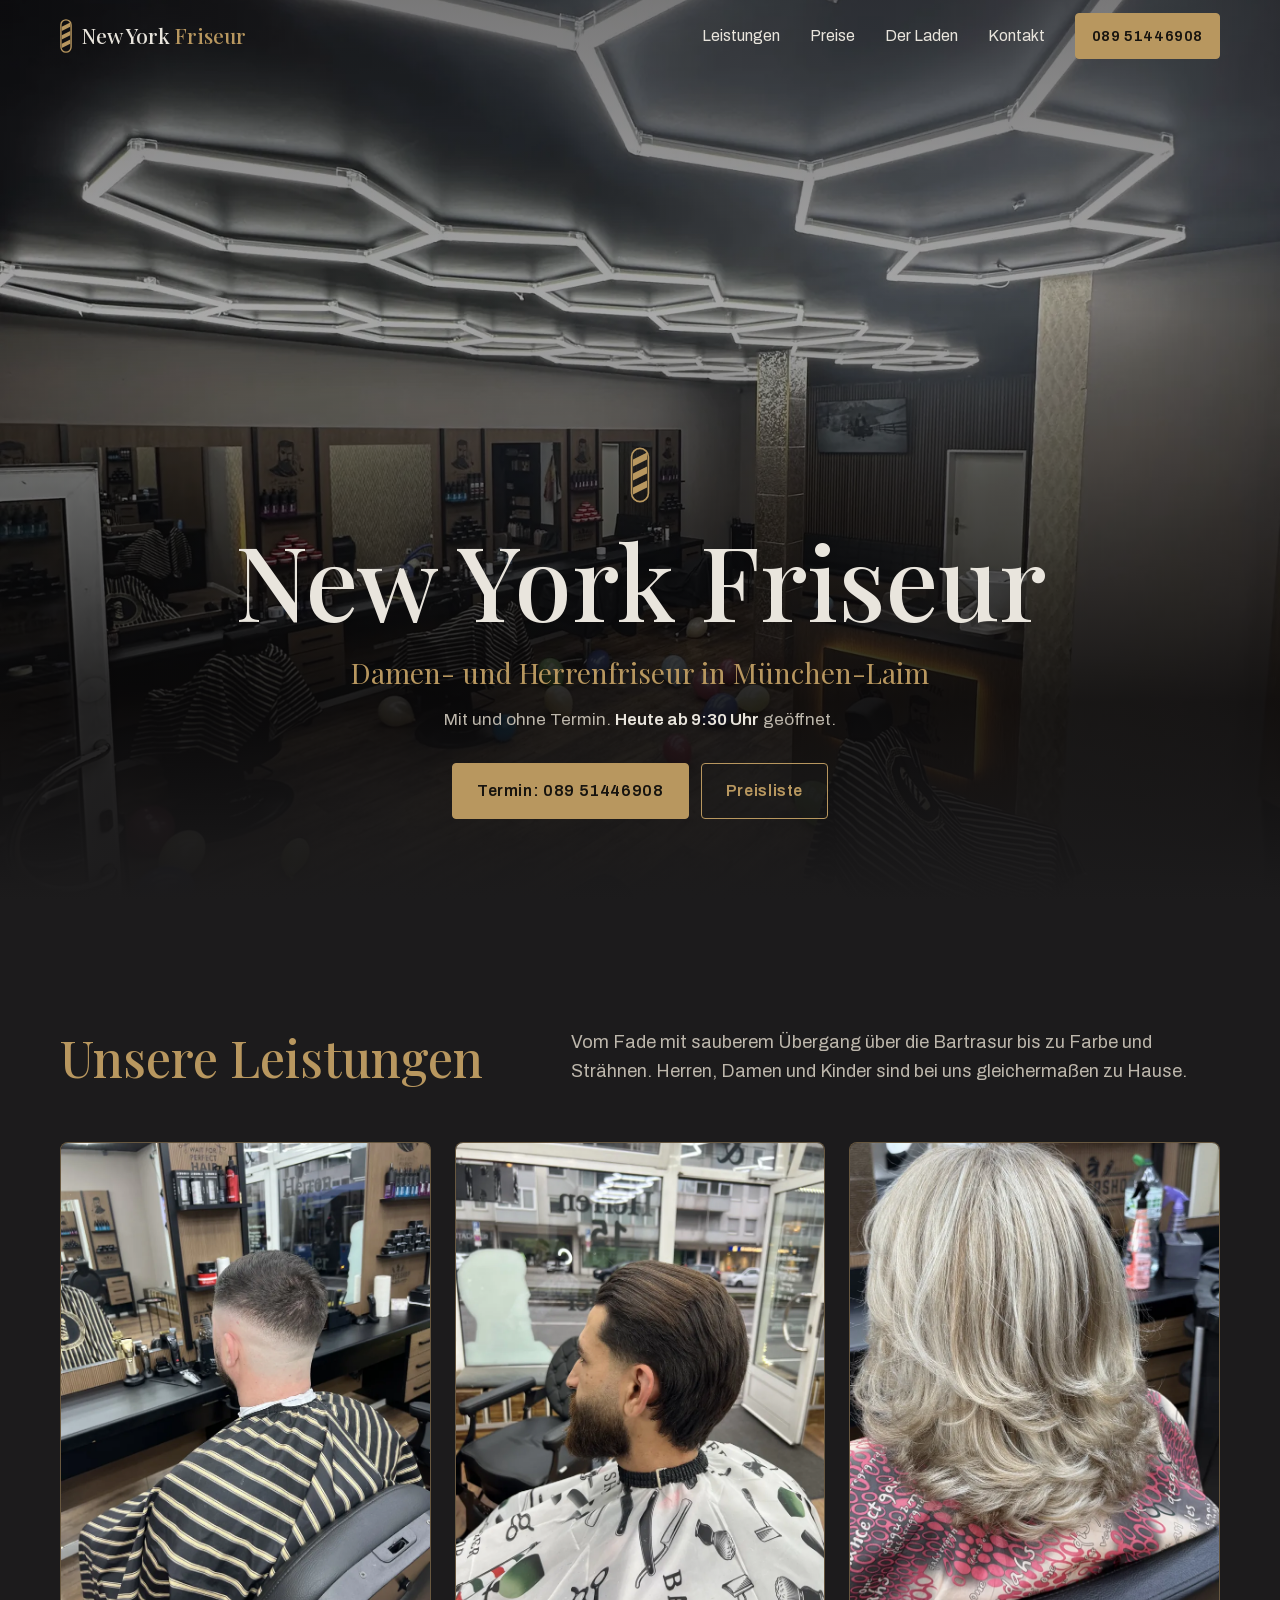
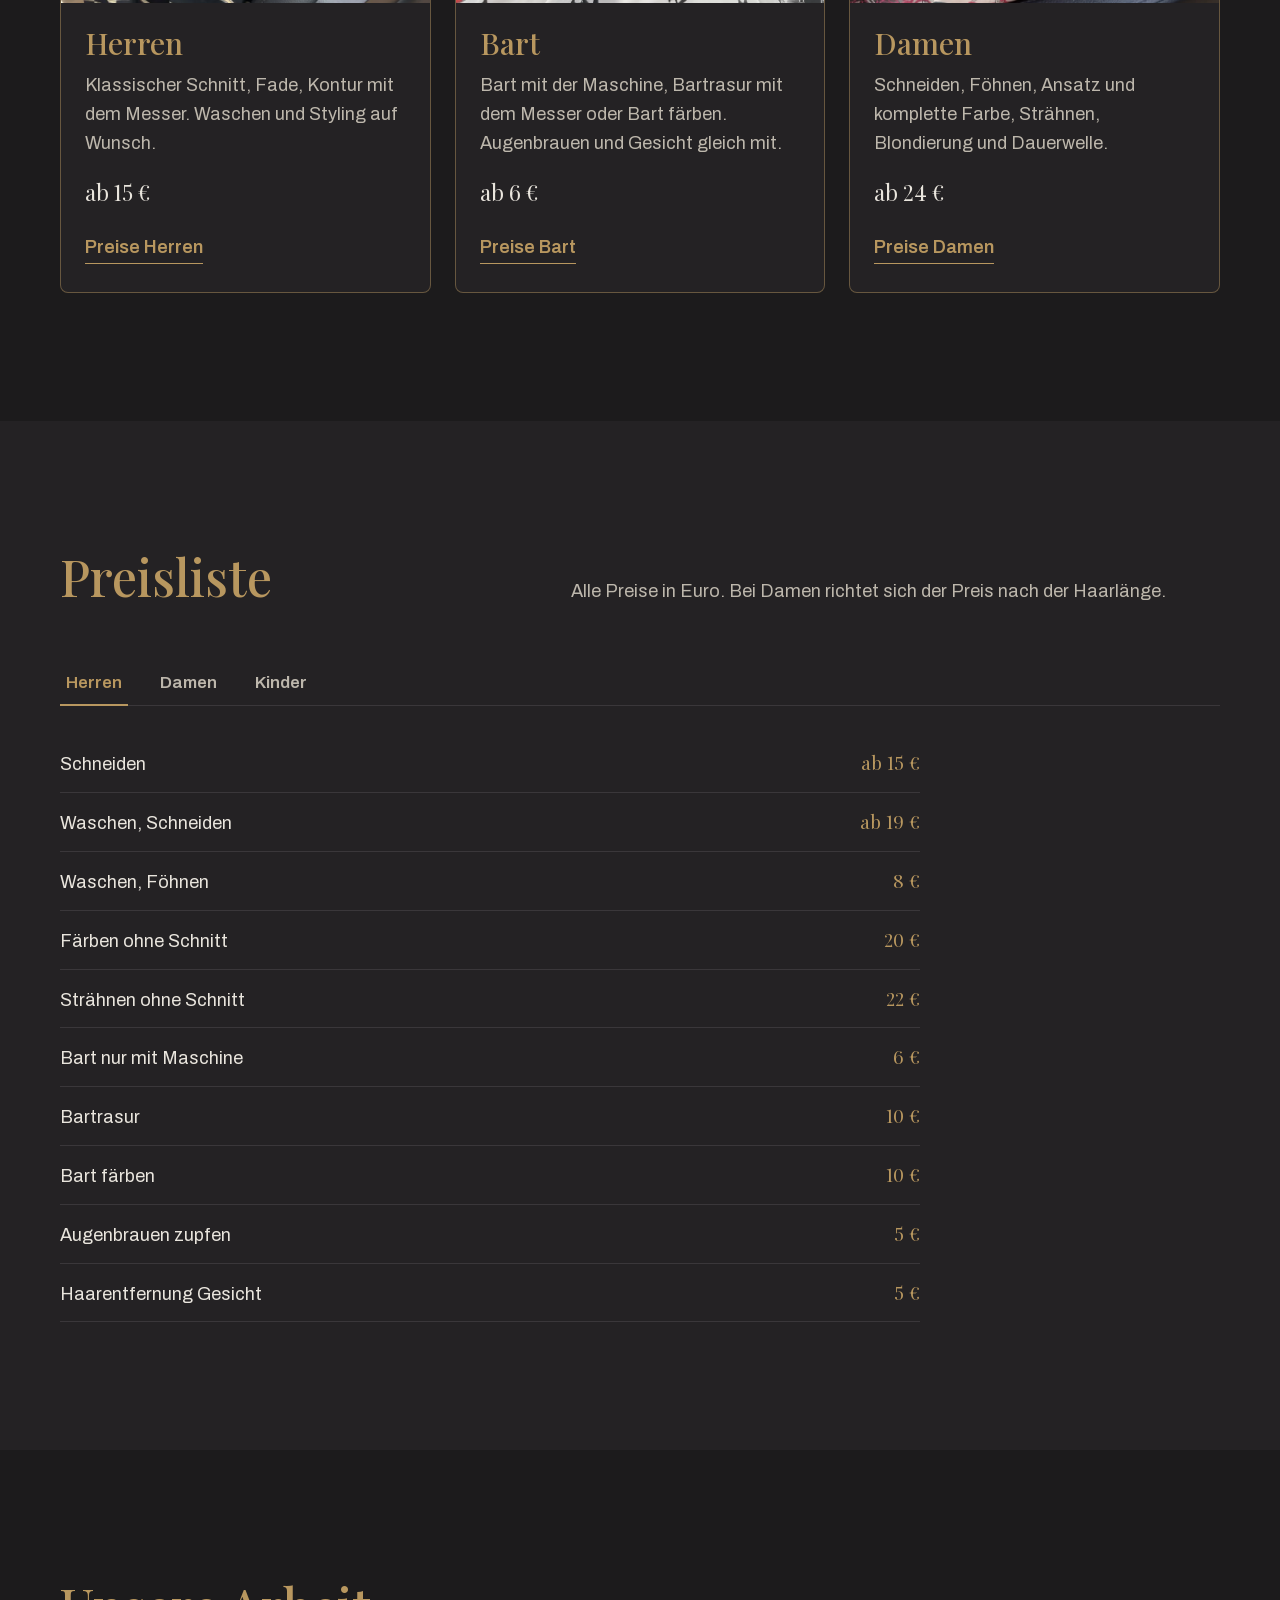
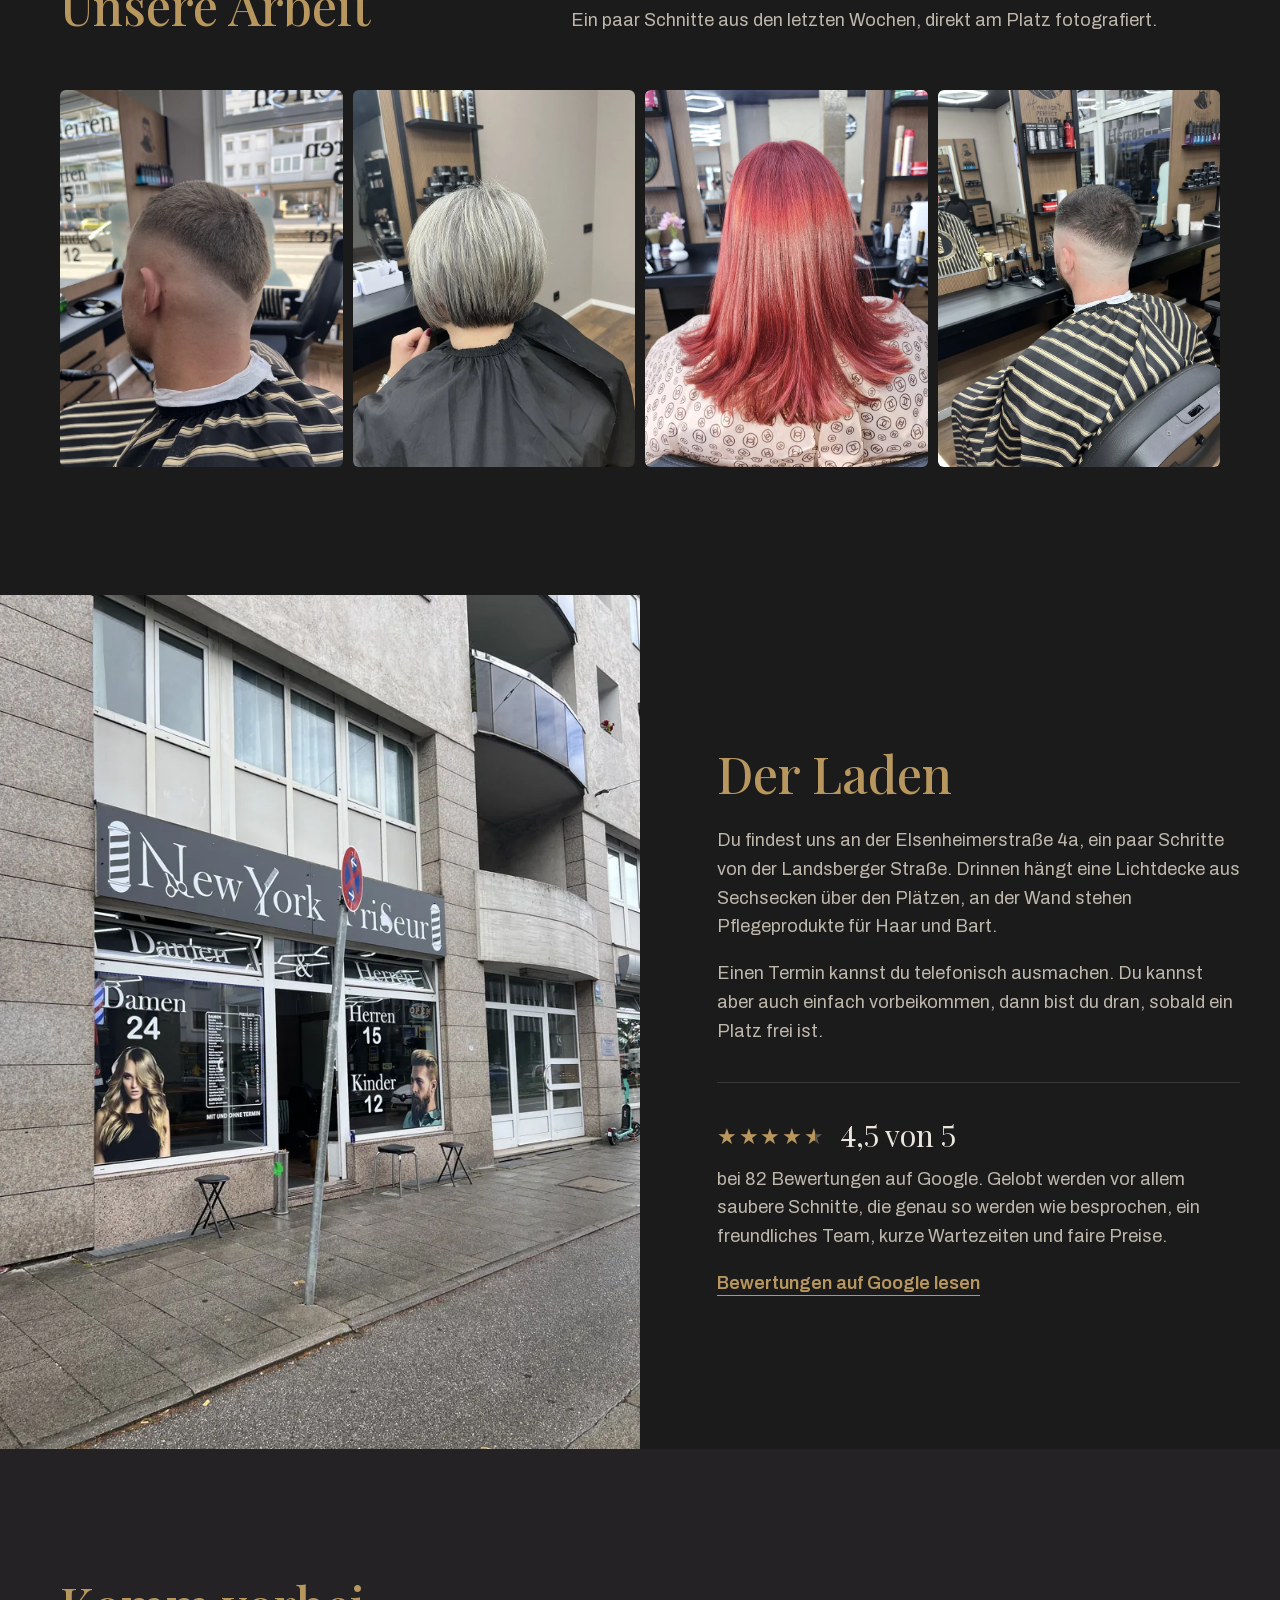
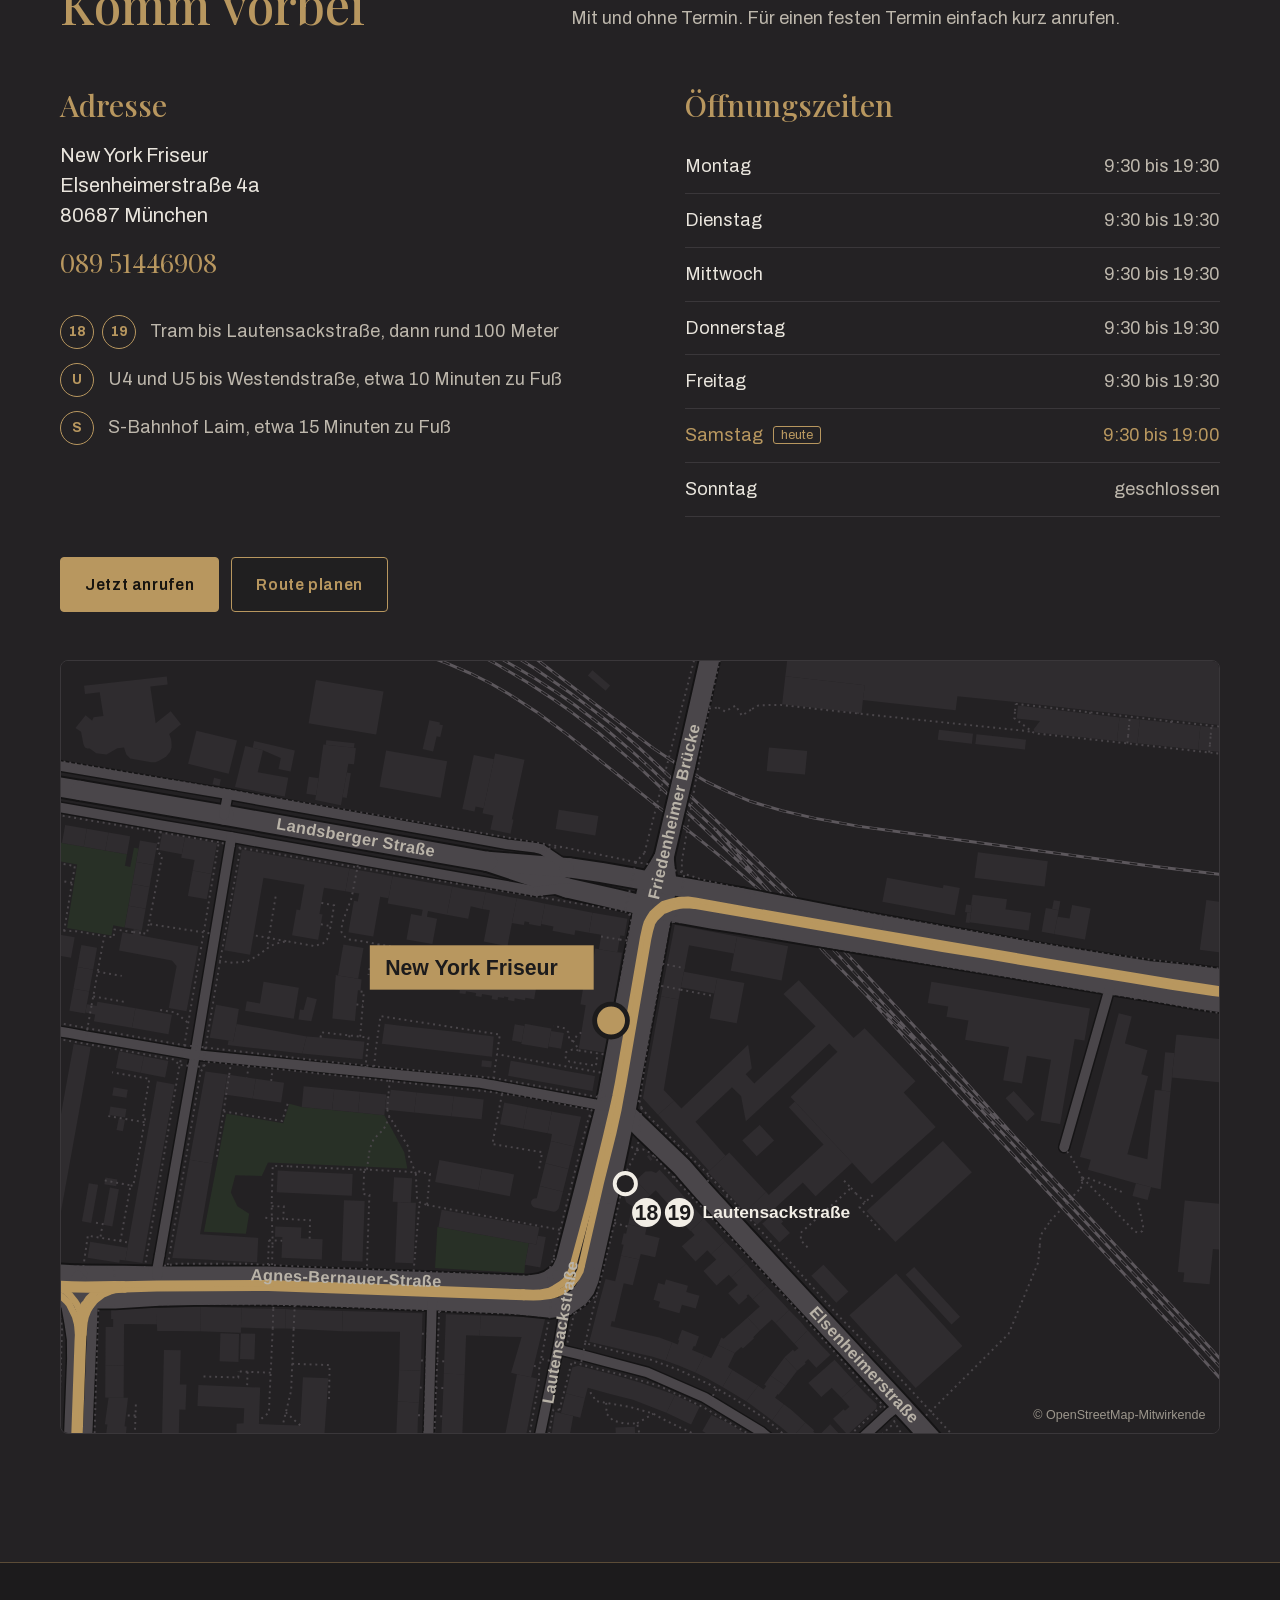
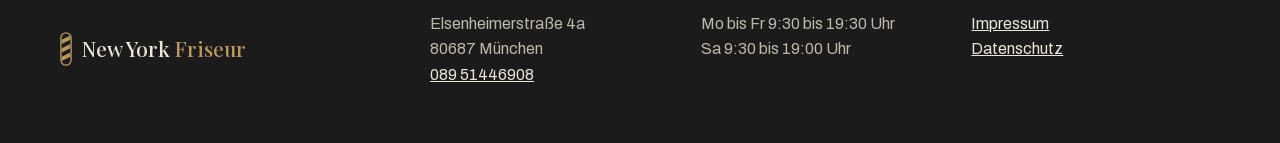
<file: index.html>
<!doctype html>
<html lang="de">
<head>
<meta charset="utf-8">
<meta name="viewport" content="width=device-width, initial-scale=1">
<title>New York Friseur | Damen- und Herrenfriseur in München-Laim</title>
<meta name="description" content="Damen- und Herrenfriseur an der Elsenheimerstraße 4a in München-Laim. Fade, Bart, Schnitt, Farbe und Strähnen, mit und ohne Termin. Montag bis Freitag 9:30 bis 19:30 Uhr.">
<meta name="robots" content="noindex, nofollow">
<meta name="theme-color" content="#1c1b1c">
<link rel="preload" href="fonts/playfair-display-normal-400-900-latin.woff2" as="font" type="font/woff2" crossorigin>
<link rel="preload" href="fonts/archivo-normal-300-900-latin.woff2" as="font" type="font/woff2" crossorigin>
<link rel="stylesheet" href="fonts/fonts.css">
<link rel="stylesheet" href="css/style.css">
<link rel="icon" href="data:image/svg+xml,%3Csvg xmlns='http://www.w3.org/2000/svg' viewBox='0 0 32 32'%3E%3Crect width='32' height='32' fill='%231c1b1c'/%3E%3Crect x='11' y='3' width='10' height='26' rx='2' fill='%23f2eee6'/%3E%3Cpath d='M11 7l10-4v5l-10 4zM11 16l10-4v5l-10 4zM11 25l10-4v5l-10 4z' fill='%23b8975f'/%3E%3C/svg%3E">
<script type="application/ld+json">
{
  "@context": "https://schema.org",
  "@type": "HairSalon",
  "name": "New York Friseur",
  "description": "Damen- und Herrenfriseur in München-Laim, mit und ohne Termin",
  "telephone": "+49 89 51446908",
  "priceRange": "€",
  "address": {"@type": "PostalAddress", "streetAddress": "Elsenheimerstraße 4a", "postalCode": "80687", "addressLocality": "München", "addressCountry": "DE"},
  "geo": {"@type": "GeoCoordinates", "latitude": 48.1406037, "longitude": 11.5183493},
  "openingHoursSpecification": [
    {"@type": "OpeningHoursSpecification", "dayOfWeek": ["Monday", "Tuesday", "Wednesday", "Thursday", "Friday"], "opens": "09:30", "closes": "19:30"},
    {"@type": "OpeningHoursSpecification", "dayOfWeek": "Saturday", "opens": "09:30", "closes": "19:00"}
  ]
}
</script>
</head>
<body>

<header class="kopf" data-kopf>
  <div class="wrap kopf__in">
    <a class="marke" href="#top" aria-label="New York Friseur, zum Seitenanfang">
      <svg class="marke__saeule" viewBox="0 0 14 40" aria-hidden="true"><rect x="1" y="1" width="12" height="38" rx="6" fill="none" stroke="currentColor" stroke-width="1.6"/><path d="M2 9l10-5v5L2 14zM2 19l10-5v5L2 24zM2 29l10-5v5L2 34z" fill="currentColor"/></svg>
      <span class="marke__text">New York <span>Friseur</span></span>
    </a>
    <nav class="kopf__nav" aria-label="Seitenbereiche">
      <a href="#leistungen">Leistungen</a>
      <a href="#preise">Preise</a>
      <a href="#laden">Der Laden</a>
      <a href="#kontakt">Kontakt</a>
    </nav>
    <a class="knopf knopf--gold kopf__tel" href="tel:+498951446908"><span class="nur-klein">Anrufen</span><span class="nur-gross">089 51446908</span></a>
  </div>
</header>

<main id="top">

  <section class="hero" aria-labelledby="titel">
    <picture class="hero__bild">
      <source media="(min-width: 760px)" srcset="img/laden-innen-quer-1600.webp 1600w, img/laden-innen-quer-2400.webp 2400w" sizes="100vw">
      <img src="img/laden-innen-800.webp" srcset="img/laden-innen-800.webp 800w, img/laden-innen-1600.webp 1600w" sizes="100vw" alt="Der Salon von innen: Lichtdecke aus Sechsecken über den Bedienplätzen" fetchpriority="high">
    </picture>
    <div class="wrap hero__inhalt">
      <svg class="hero__saeule" viewBox="0 0 14 40" aria-hidden="true"><rect x="1" y="1" width="12" height="38" rx="6" fill="none" stroke="currentColor" stroke-width="1.2"/><path d="M2 9l10-5v5L2 14zM2 19l10-5v5L2 24zM2 29l10-5v5L2 34z" fill="currentColor"/></svg>
      <h1 id="titel">New York Friseur</h1>
      <p class="hero__unter">Damen- und Herrenfriseur in München-Laim</p>
      <p class="hero__zeile">Mit und ohne Termin. <span data-status>Montag bis Samstag ab 9:30 Uhr.</span></p>
      <div class="knoepfe">
        <a class="knopf knopf--gold" href="tel:+498951446908">Termin: 089 51446908</a>
        <a class="knopf knopf--linie" href="#preise">Preisliste</a>
      </div>
    </div>
  </section>

  <section class="abschnitt" id="leistungen" aria-labelledby="leistungen-titel">
    <div class="wrap">
      <div class="kopfzeile">
        <h2 id="leistungen-titel">Unsere Leistungen</h2>
        <p>Vom Fade mit sauberem Übergang über die Bartrasur bis zu Farbe und Strähnen. Herren, Damen und Kinder sind bei uns gleichermaßen zu Hause.</p>
      </div>
      <div class="karten">
        <article class="karte">
          <img src="img/fade-hinten-800.webp" srcset="img/fade-hinten-800.webp 800w, img/fade-hinten-1600.webp 1600w" sizes="(min-width: 900px) 33vw, 100vw" alt="Skin Fade am Hinterkopf, frisch geschnitten" loading="lazy" width="800" height="1067">
          <div class="karte__text">
            <h3>Herren</h3>
            <p>Klassischer Schnitt, Fade, Kontur mit dem Messer. Waschen und Styling auf Wunsch.</p>
            <p class="karte__preis">ab 15 €</p>
            <a class="karte__link" href="#preise" data-tab-link="herren">Preise Herren</a>
          </div>
        </article>
        <article class="karte">
          <img src="img/bart-800.webp" srcset="img/bart-800.webp 800w, img/bart-1600.webp 1600w" sizes="(min-width: 900px) 33vw, 100vw" alt="Kunde mit gepflegtem Vollbart und zurückgekämmtem Haar im Bedienstuhl" loading="lazy" width="800" height="1067">
          <div class="karte__text">
            <h3>Bart</h3>
            <p>Bart mit der Maschine, Bartrasur mit dem Messer oder Bart färben. Augenbrauen und Gesicht gleich mit.</p>
            <p class="karte__preis">ab 6 €</p>
            <a class="karte__link" href="#preise" data-tab-link="herren">Preise Bart</a>
          </div>
        </article>
        <article class="karte">
          <img src="img/stufen-blond-800.webp" srcset="img/stufen-blond-800.webp 800w, img/stufen-blond-1600.webp 1600w" sizes="(min-width: 900px) 33vw, 100vw" alt="Blonder Stufenschnitt mit Strähnen, von hinten" loading="lazy" width="800" height="1067">
          <div class="karte__text">
            <h3>Damen</h3>
            <p>Schneiden, Föhnen, Ansatz und komplette Farbe, Strähnen, Blondierung und Dauerwelle.</p>
            <p class="karte__preis">ab 24 €</p>
            <a class="karte__link" href="#preise" data-tab-link="damen">Preise Damen</a>
          </div>
        </article>
      </div>
    </div>
  </section>

  <section class="abschnitt abschnitt--dunkel" id="preise" aria-labelledby="preise-titel">
    <div class="wrap preise">
      <div class="kopfzeile">
        <h2 id="preise-titel">Preisliste</h2>
        <p>Alle Preise in Euro. Bei Damen richtet sich der Preis nach der Haarlänge.</p>
      </div>
      <div class="reiter" role="tablist" aria-label="Preisliste" data-reiter hidden>
        <button role="tab" id="tab-herren" aria-controls="p-herren" aria-selected="true">Herren</button>
        <button role="tab" id="tab-damen" aria-controls="p-damen" aria-selected="false" tabindex="-1">Damen</button>
        <button role="tab" id="tab-kinder" aria-controls="p-kinder" aria-selected="false" tabindex="-1">Kinder</button>
      </div>

      <div class="liste" id="p-herren" role="tabpanel" aria-labelledby="tab-herren">
        <h3 class="liste__titel">Herren</h3>
        <table>
          <tbody>
            <tr><th scope="row">Schneiden</th><td>ab 15</td></tr>
            <tr><th scope="row">Waschen, Schneiden</th><td>ab 19</td></tr>
            <tr><th scope="row">Waschen, Föhnen</th><td>8</td></tr>
            <tr><th scope="row">Färben ohne Schnitt</th><td>20</td></tr>
            <tr><th scope="row">Strähnen ohne Schnitt</th><td>22</td></tr>
            <tr><th scope="row">Bart nur mit Maschine</th><td>6</td></tr>
            <tr><th scope="row">Bartrasur</th><td>10</td></tr>
            <tr><th scope="row">Bart färben</th><td>10</td></tr>
            <tr><th scope="row">Augenbrauen zupfen</th><td>5</td></tr>
            <tr><th scope="row">Haarentfernung Gesicht</th><td>5</td></tr>
          </tbody>
        </table>
      </div>

      <div class="liste" id="p-damen" role="tabpanel" aria-labelledby="tab-damen">
        <h3 class="liste__titel">Damen</h3>
        <table class="liste--damen">
          <thead><tr><th scope="col"><span class="sr">Leistung</span></th><th scope="col">Kurz</th><th scope="col">Mittel</th><th scope="col">Lang</th></tr></thead>
          <tbody>
            <tr><th scope="row">Schneiden</th><td>24</td><td>28</td><td>ab 32</td></tr>
            <tr><th scope="row">Waschen, Schneiden</th><td>28</td><td>32</td><td>ab 38</td></tr>
            <tr><th scope="row">Waschen, Schneiden, Föhnen</th><td>40</td><td>45</td><td>ab 50</td></tr>
            <tr><th scope="row">Waschen, Föhnen</th><td>25</td><td>30</td><td>ab 35</td></tr>
            <tr><th scope="row">Ansatzfarbe</th><td>30</td><td>35</td><td>ab 40</td></tr>
            <tr><th scope="row">Komplett färben</th><td>35</td><td>40</td><td>ab 45</td></tr>
            <tr><th scope="row">Strähnen Oberkopf</th><td>40</td><td>45</td><td>ab 50</td></tr>
            <tr><th scope="row">Dauerwelle</th><td>45</td><td>50</td><td>ab 60</td></tr>
            <tr><th scope="row">Ansatz blondieren</th><td>ab 25</td><td>ab 40</td><td>ab 45</td></tr>
            <tr><th scope="row">Tönung</th><td>35</td><td>40</td><td>ab 45</td></tr>
          </tbody>
        </table>
        <table class="liste--extra">
          <tbody>
            <tr><th scope="row">Augenbrauen zupfen</th><td>8</td></tr>
            <tr><th scope="row">Augenbrauen färben</th><td>8</td></tr>
            <tr><th scope="row">Wimpern färben</th><td>8</td></tr>
          </tbody>
        </table>
      </div>

      <div class="liste" id="p-kinder" role="tabpanel" aria-labelledby="tab-kinder">
        <h3 class="liste__titel">Kinder</h3>
        <table>
          <tbody>
            <tr><th scope="row">Kinder bis 12 Jahre</th><td>ab 12</td></tr>
          </tbody>
        </table>
      </div>
    </div>
  </section>

  <section class="abschnitt" id="arbeit" aria-labelledby="arbeit-titel">
    <div class="wrap">
      <div class="kopfzeile">
        <h2 id="arbeit-titel">Unsere Arbeit</h2>
        <p>Ein paar Schnitte aus den letzten Wochen, direkt am Platz fotografiert.</p>
      </div>
      <div class="galerie" data-galerie>
        <a href="img/fade-seite-1600.webp"><img src="img/fade-seite-800.webp" alt="Kurzer Fade mit Seitenscheitel, Profil" loading="lazy" width="800" height="1067"></a>
        <a href="img/bob-grau-1600.webp"><img src="img/bob-grau-800.webp" alt="Grauer Bob mit glatter Kante" loading="lazy" width="800" height="1067"></a>
        <a href="img/rot-800.webp"><img src="img/rot-800.webp" alt="Langes Haar in Kupferrot, frisch gefärbt" loading="lazy" width="800" height="1067"></a>
        <a href="img/fade-hinten-1600.webp"><img src="img/fade-hinten-800.webp" alt="Mid Fade von hinten im Bedienstuhl" loading="lazy" width="800" height="1067"></a>
      </div>
    </div>
  </section>

  <section class="laden" id="laden" aria-labelledby="laden-titel">
    <div class="laden__bild">
      <img src="img/fassade-800.webp" srcset="img/fassade-800.webp 800w, img/fassade-1600.webp 1600w" sizes="(min-width: 900px) 50vw, 100vw" alt="Ladenfront an der Elsenheimerstraße mit Schriftzug New York Friseur" loading="lazy" width="800" height="1067">
    </div>
    <div class="laden__text">
      <h2 id="laden-titel">Der Laden</h2>
      <p>Du findest uns an der Elsenheimerstraße 4a, ein paar Schritte von der Landsberger Straße. Drinnen hängt eine Lichtdecke aus Sechsecken über den Plätzen, an der Wand stehen Pflegeprodukte für Haar und Bart.</p>
      <p>Einen Termin kannst du telefonisch ausmachen. Du kannst aber auch einfach vorbeikommen, dann bist du dran, sobald ein Platz frei ist.</p>
      <div class="bewertung">
        <p class="bewertung__zahl"><span class="sterne" aria-hidden="true">★★★★★</span> 4,5 von 5</p>
        <p>bei 82 Bewertungen auf Google. Gelobt werden vor allem saubere Schnitte, die genau so werden wie besprochen, ein freundliches Team, kurze Wartezeiten und faire Preise.</p>
        <a class="karte__link" href="https://www.google.com/maps/search/?api=1&amp;query=New+York+Friseur+Elsenheimerstra%C3%9Fe+4a+M%C3%BCnchen" rel="noopener">Bewertungen auf Google lesen</a>
      </div>
    </div>
  </section>

  <section class="abschnitt abschnitt--dunkel" id="kontakt" aria-labelledby="kontakt-titel">
    <div class="wrap">
      <div class="kopfzeile">
        <h2 id="kontakt-titel">Komm vorbei</h2>
        <p>Mit und ohne Termin. Für einen festen Termin einfach kurz anrufen.</p>
      </div>
      <div class="kontakt">
        <div>
          <h3>Adresse</h3>
          <address>New York Friseur<br>Elsenheimerstraße 4a<br>80687 München</address>
          <p><a class="tel" href="tel:+498951446908">089 51446908</a></p>
          <ul class="linien">
            <li><span class="kreis">18</span><span class="kreis">19</span><span>Tram bis Lautensackstraße, dann rund 100 Meter</span></li>
            <li><span class="kreis">U</span><span>U4 und U5 bis Westendstraße, etwa 10 Minuten zu Fuß</span></li>
            <li><span class="kreis">S</span><span>S-Bahnhof Laim, etwa 15 Minuten zu Fuß</span></li>
          </ul>
        </div>
        <div>
          <h3>Öffnungszeiten</h3>
          <dl class="zeiten" data-zeiten>
            <div data-tag="1"><dt>Montag</dt><dd>9:30 bis 19:30</dd></div>
            <div data-tag="2"><dt>Dienstag</dt><dd>9:30 bis 19:30</dd></div>
            <div data-tag="3"><dt>Mittwoch</dt><dd>9:30 bis 19:30</dd></div>
            <div data-tag="4"><dt>Donnerstag</dt><dd>9:30 bis 19:30</dd></div>
            <div data-tag="5"><dt>Freitag</dt><dd>9:30 bis 19:30</dd></div>
            <div data-tag="6"><dt>Samstag</dt><dd>9:30 bis 19:00</dd></div>
            <div data-tag="0"><dt>Sonntag</dt><dd>geschlossen</dd></div>
          </dl>
        </div>
      </div>
      <div class="knoepfe kontakt__knoepfe">
        <a class="knopf knopf--gold" href="tel:+498951446908">Jetzt anrufen</a>
        <a class="knopf knopf--linie" href="https://www.google.com/maps/dir/?api=1&amp;destination=Elsenheimerstra%C3%9Fe+4a%2C+80687+M%C3%BCnchen" rel="noopener">Route planen</a>
      </div>
      <figure class="stadtplan">
        <img src="img/karte.svg" width="1200" height="800" alt="Karte der Umgebung: der Laden liegt an der Elsenheimerstraße kurz hinter der Landsberger Straße, die Tramhaltestelle Lautensackstraße ist rund 100 Meter entfernt." loading="lazy">
      </figure>
    </div>
  </section>

</main>

<footer class="fuss">
  <div class="wrap fuss__in">
    <p class="marke marke--fuss"><svg class="marke__saeule" viewBox="0 0 14 40" aria-hidden="true"><rect x="1" y="1" width="12" height="38" rx="6" fill="none" stroke="currentColor" stroke-width="1.6"/><path d="M2 9l10-5v5L2 14zM2 19l10-5v5L2 24zM2 29l10-5v5L2 34z" fill="currentColor"/></svg><span class="marke__text">New York <span>Friseur</span></span></p>
    <p>Elsenheimerstraße 4a<br>80687 München<br><a href="tel:+498951446908">089 51446908</a></p>
    <p>Mo bis Fr 9:30 bis 19:30 Uhr<br>Sa 9:30 bis 19:00 Uhr</p>
    <p><a href="impressum.html">Impressum</a><br><a href="datenschutz.html">Datenschutz</a></p>
  </div>
</footer>

<dialog class="lightbox" data-lightbox aria-label="Foto groß">
  <img alt="">
  <button type="button" class="lightbox__zu" aria-label="Schließen">×</button>
</dialog>

<script src="js/main.js"></script>
</body>
</html>
</file>
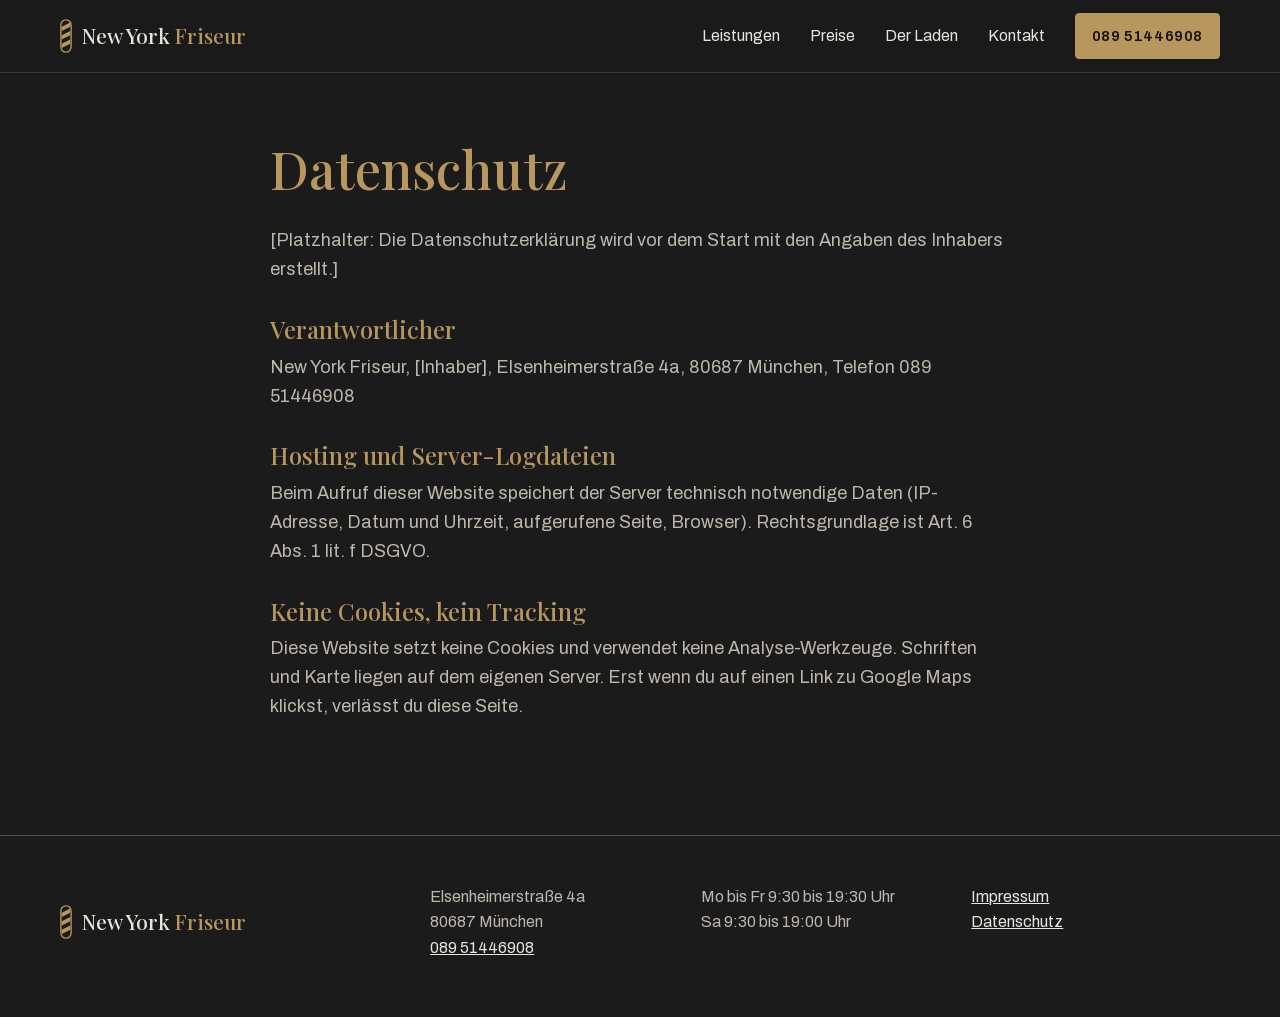
<file: datenschutz.html>
<!doctype html>
<html lang="de">
<head>
<meta charset="utf-8">
<meta name="viewport" content="width=device-width, initial-scale=1">
<title>Datenschutz | New York Friseur München-Laim</title>
<meta name="description" content="Damen- und Herrenfriseur an der Elsenheimerstraße 4a in München-Laim. Fade, Bart, Schnitt, Farbe und Strähnen, mit und ohne Termin. Montag bis Freitag 9:30 bis 19:30 Uhr.">
<meta name="robots" content="noindex, nofollow">
<meta name="theme-color" content="#1c1b1c">
<link rel="stylesheet" href="fonts/fonts.css">
<link rel="stylesheet" href="css/style.css">
<link rel="icon" href="data:image/svg+xml,%3Csvg xmlns='http://www.w3.org/2000/svg' viewBox='0 0 32 32'%3E%3Crect width='32' height='32' fill='%231c1b1c'/%3E%3Crect x='11' y='3' width='10' height='26' rx='2' fill='%23f2eee6'/%3E%3Cpath d='M11 7l10-4v5l-10 4zM11 16l10-4v5l-10 4zM11 25l10-4v5l-10 4z' fill='%23b8975f'/%3E%3C/svg%3E">
</head>
<body>

<header class="kopf kopf--seite" data-kopf>
  <div class="wrap kopf__in">
    <a class="marke" href="index.html" aria-label="New York Friseur, zum Seitenanfang">
      <svg class="marke__saeule" viewBox="0 0 14 40" aria-hidden="true"><rect x="1" y="1" width="12" height="38" rx="6" fill="none" stroke="currentColor" stroke-width="1.6"/><path d="M2 9l10-5v5L2 14zM2 19l10-5v5L2 24zM2 29l10-5v5L2 34z" fill="currentColor"/></svg>
      <span class="marke__text">New York <span>Friseur</span></span>
    </a>
    <nav class="kopf__nav" aria-label="Seitenbereiche">
      <a href="index.html#leistungen">Leistungen</a>
      <a href="index.html#preise">Preise</a>
      <a href="index.html#laden">Der Laden</a>
      <a href="index.html#kontakt">Kontakt</a>
    </nav>
    <a class="knopf knopf--gold kopf__tel" href="tel:+498951446908"><span class="nur-klein">Anrufen</span><span class="nur-gross">089 51446908</span></a>
  </div>
</header>
<main class="text-seite"><div class="wrap">
<h1>Datenschutz</h1>
<p>[Platzhalter: Die Datenschutzerklärung wird vor dem Start mit den Angaben des Inhabers erstellt.]</p>
<h2>Verantwortlicher</h2>
<p>New York Friseur, [Inhaber], Elsenheimerstraße 4a, 80687 München, Telefon 089 51446908</p>
<h2>Hosting und Server-Logdateien</h2>
<p>Beim Aufruf dieser Website speichert der Server technisch notwendige Daten (IP-Adresse, Datum und Uhrzeit, aufgerufene Seite, Browser). Rechtsgrundlage ist Art. 6 Abs. 1 lit. f DSGVO.</p>
<h2>Keine Cookies, kein Tracking</h2>
<p>Diese Website setzt keine Cookies und verwendet keine Analyse-Werkzeuge. Schriften und Karte liegen auf dem eigenen Server. Erst wenn du auf einen Link zu Google Maps klickst, verlässt du diese Seite.</p>
</div></main>
<footer class="fuss">
  <div class="wrap fuss__in">
    <p class="marke marke--fuss"><svg class="marke__saeule" viewBox="0 0 14 40" aria-hidden="true"><rect x="1" y="1" width="12" height="38" rx="6" fill="none" stroke="currentColor" stroke-width="1.6"/><path d="M2 9l10-5v5L2 14zM2 19l10-5v5L2 24zM2 29l10-5v5L2 34z" fill="currentColor"/></svg><span class="marke__text">New York <span>Friseur</span></span></p>
    <p>Elsenheimerstraße 4a<br>80687 München<br><a href="tel:+498951446908">089 51446908</a></p>
    <p>Mo bis Fr 9:30 bis 19:30 Uhr<br>Sa 9:30 bis 19:00 Uhr</p>
    <p><a href="impressum.html">Impressum</a><br><a href="datenschutz.html">Datenschutz</a></p>
  </div>
</footer>
<script src="js/main.js"></script>
</body>
</html>
</file>
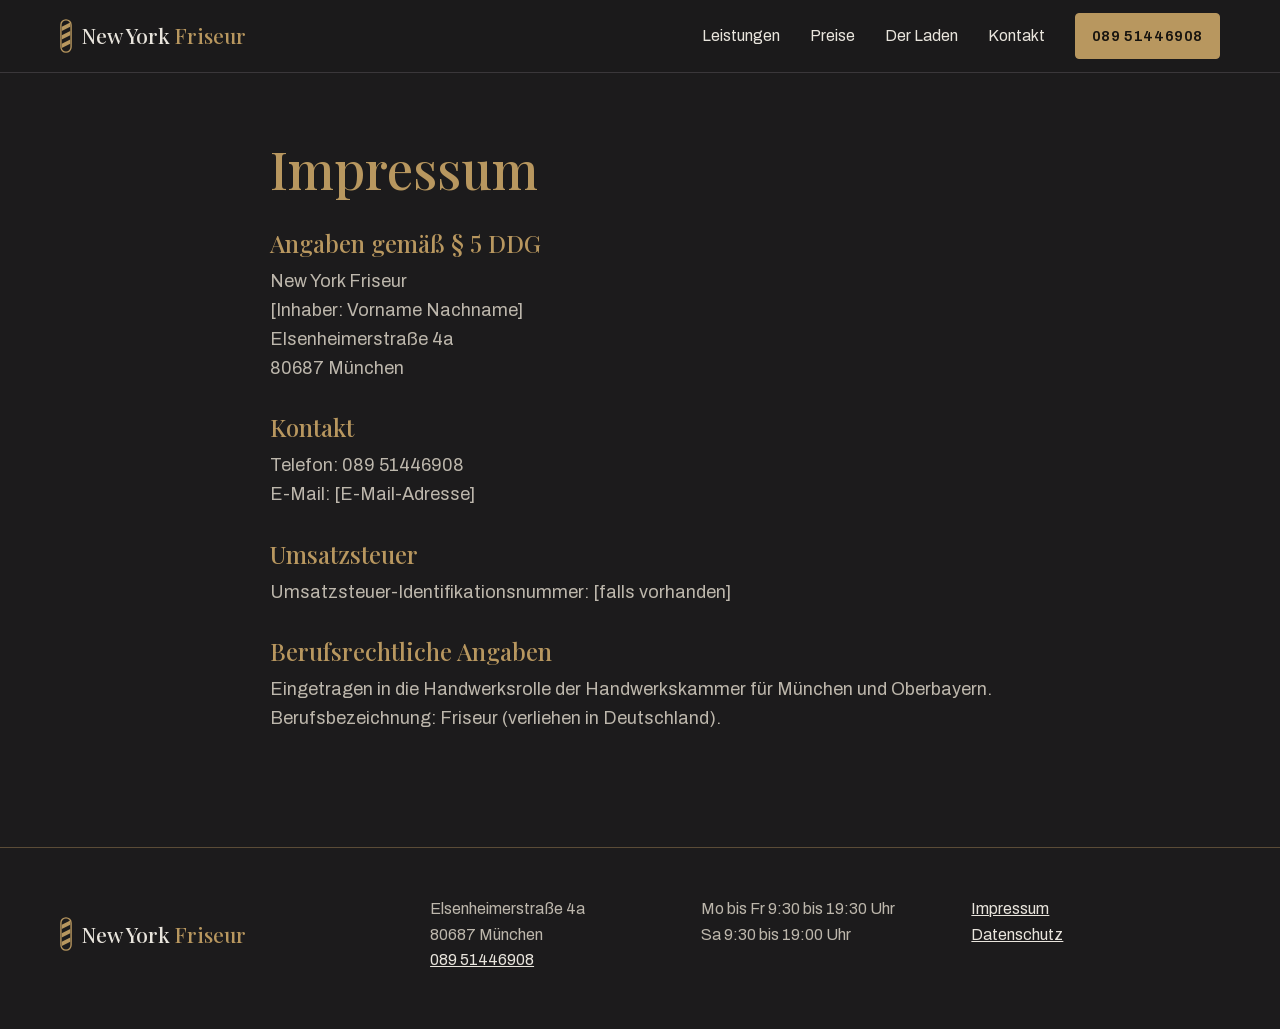
<file: impressum.html>
<!doctype html>
<html lang="de">
<head>
<meta charset="utf-8">
<meta name="viewport" content="width=device-width, initial-scale=1">
<title>Impressum | New York Friseur München-Laim</title>
<meta name="description" content="Damen- und Herrenfriseur an der Elsenheimerstraße 4a in München-Laim. Fade, Bart, Schnitt, Farbe und Strähnen, mit und ohne Termin. Montag bis Freitag 9:30 bis 19:30 Uhr.">
<meta name="robots" content="noindex, nofollow">
<meta name="theme-color" content="#1c1b1c">
<link rel="stylesheet" href="fonts/fonts.css">
<link rel="stylesheet" href="css/style.css">
<link rel="icon" href="data:image/svg+xml,%3Csvg xmlns='http://www.w3.org/2000/svg' viewBox='0 0 32 32'%3E%3Crect width='32' height='32' fill='%231c1b1c'/%3E%3Crect x='11' y='3' width='10' height='26' rx='2' fill='%23f2eee6'/%3E%3Cpath d='M11 7l10-4v5l-10 4zM11 16l10-4v5l-10 4zM11 25l10-4v5l-10 4z' fill='%23b8975f'/%3E%3C/svg%3E">
</head>
<body>

<header class="kopf kopf--seite" data-kopf>
  <div class="wrap kopf__in">
    <a class="marke" href="index.html" aria-label="New York Friseur, zum Seitenanfang">
      <svg class="marke__saeule" viewBox="0 0 14 40" aria-hidden="true"><rect x="1" y="1" width="12" height="38" rx="6" fill="none" stroke="currentColor" stroke-width="1.6"/><path d="M2 9l10-5v5L2 14zM2 19l10-5v5L2 24zM2 29l10-5v5L2 34z" fill="currentColor"/></svg>
      <span class="marke__text">New York <span>Friseur</span></span>
    </a>
    <nav class="kopf__nav" aria-label="Seitenbereiche">
      <a href="index.html#leistungen">Leistungen</a>
      <a href="index.html#preise">Preise</a>
      <a href="index.html#laden">Der Laden</a>
      <a href="index.html#kontakt">Kontakt</a>
    </nav>
    <a class="knopf knopf--gold kopf__tel" href="tel:+498951446908"><span class="nur-klein">Anrufen</span><span class="nur-gross">089 51446908</span></a>
  </div>
</header>
<main class="text-seite"><div class="wrap">
<h1>Impressum</h1>
<h2>Angaben gemäß § 5 DDG</h2>
<p>New York Friseur<br>[Inhaber: Vorname Nachname]<br>Elsenheimerstraße 4a<br>80687 München</p>
<h2>Kontakt</h2>
<p>Telefon: 089 51446908<br>E-Mail: [E-Mail-Adresse]</p>
<h2>Umsatzsteuer</h2>
<p>Umsatzsteuer-Identifikationsnummer: [falls vorhanden]</p>
<h2>Berufsrechtliche Angaben</h2>
<p>Eingetragen in die Handwerksrolle der Handwerkskammer für München und Oberbayern. Berufsbezeichnung: Friseur (verliehen in Deutschland).</p>
</div></main>
<footer class="fuss">
  <div class="wrap fuss__in">
    <p class="marke marke--fuss"><svg class="marke__saeule" viewBox="0 0 14 40" aria-hidden="true"><rect x="1" y="1" width="12" height="38" rx="6" fill="none" stroke="currentColor" stroke-width="1.6"/><path d="M2 9l10-5v5L2 14zM2 19l10-5v5L2 24zM2 29l10-5v5L2 34z" fill="currentColor"/></svg><span class="marke__text">New York <span>Friseur</span></span></p>
    <p>Elsenheimerstraße 4a<br>80687 München<br><a href="tel:+498951446908">089 51446908</a></p>
    <p>Mo bis Fr 9:30 bis 19:30 Uhr<br>Sa 9:30 bis 19:00 Uhr</p>
    <p><a href="impressum.html">Impressum</a><br><a href="datenschutz.html">Datenschutz</a></p>
  </div>
</footer>
<script src="js/main.js"></script>
</body>
</html>
</file>
<file: fonts/fonts.css>
/* Archivo normal 300-900 latin-ext */
@font-face {
  font-family: 'Archivo';
  font-style: normal;
  font-weight: 300 900;
  font-stretch: 62% 125%;
  font-display: swap;
  src: url(archivo-normal-300-900-latin-ext.woff2) format('woff2');
  unicode-range: U+0100-02BA, U+02BD-02C5, U+02C7-02CC, U+02CE-02D7, U+02DD-02FF, U+0304, U+0308, U+0329, U+1D00-1DBF, U+1E00-1E9F, U+1EF2-1EFF, U+2020, U+20A0-20AB, U+20AD-20C4, U+2113, U+2C60-2C7F, U+A720-A7FF;
}
/* Archivo normal 300-900 latin */
@font-face {
  font-family: 'Archivo';
  font-style: normal;
  font-weight: 300 900;
  font-stretch: 62% 125%;
  font-display: swap;
  src: url(archivo-normal-300-900-latin.woff2) format('woff2');
  unicode-range: U+0000-00FF, U+0131, U+0152-0153, U+02BB-02BC, U+02C6, U+02DA, U+02DC, U+0304, U+0308, U+0329, U+2000-206F, U+20AC, U+2122, U+2191, U+2193, U+2212, U+2215, U+FEFF, U+FFFD;
}
/* Playfair Display normal 400-900 latin-ext */
@font-face {
  font-family: 'Playfair Display';
  font-style: normal;
  font-weight: 400 900;
  font-display: swap;
  src: url(playfair-display-normal-400-900-latin-ext.woff2) format('woff2');
  unicode-range: U+0100-02BA, U+02BD-02C5, U+02C7-02CC, U+02CE-02D7, U+02DD-02FF, U+0304, U+0308, U+0329, U+1D00-1DBF, U+1E00-1E9F, U+1EF2-1EFF, U+2020, U+20A0-20AB, U+20AD-20C4, U+2113, U+2C60-2C7F, U+A720-A7FF;
}
/* Playfair Display normal 400-900 latin */
@font-face {
  font-family: 'Playfair Display';
  font-style: normal;
  font-weight: 400 900;
  font-display: swap;
  src: url(playfair-display-normal-400-900-latin.woff2) format('woff2');
  unicode-range: U+0000-00FF, U+0131, U+0152-0153, U+02BB-02BC, U+02C6, U+02DA, U+02DC, U+0304, U+0308, U+0329, U+2000-206F, U+20AC, U+2122, U+2191, U+2193, U+2212, U+2215, U+FEFF, U+FFFD;
}
</file>
<file: css/style.css>
/* New York Friseur, München-Laim
   Fassung 2: dunkel mit Gold, große Fotos aus dem Laden (Google-Profil des Inhabers).
   Mobile first, Stufen bei 600 / 900 / 1200 px. */

:root {
  --grund: #1c1b1c;
  --flaeche: #242224;
  --linie: #3a373a;
  --gold: #b8975f;
  --gold-hell: #cdb07a;
  --text: #e9e5dd;
  --grau: #bdb7ac;
  --wrap: 1240px;
  --rand: clamp(16px, 4vw, 40px);
  --serif: "Playfair Display", Georgia, serif;
}

*, *::before, *::after { box-sizing: border-box; }
html { scroll-behavior: smooth; scroll-padding-top: 76px; -webkit-text-size-adjust: 100%; }
body {
  margin: 0;
  font-family: Archivo, "Helvetica Neue", Arial, sans-serif;
  font-size: 18px;
  line-height: 1.6;
  color: var(--text);
  background: var(--grund);
}
img { display: block; max-width: 100%; height: auto; }
a { color: inherit; }
h1, h2, h3 { margin: 0; font-family: var(--serif); font-variant-numeric: lining-nums; font-weight: 500; line-height: 1.12; color: var(--gold); hyphens: manual; }
h2 { font-size: clamp(32px, 5vw, 50px); }
h3 { font-size: clamp(24px, 2.6vw, 30px); }
p { margin: 0 0 1em; }
.sr { position: absolute; width: 1px; height: 1px; overflow: hidden; clip: rect(0 0 0 0); white-space: nowrap; }
.wrap { width: 100%; max-width: var(--wrap); margin: 0 auto; padding: 0 var(--rand); }
.nur-gross { display: none; }

/* Marke: Barbiersäule wie auf dem Ladenschild */
.marke { display: inline-flex; align-items: center; gap: 10px; text-decoration: none; color: var(--gold); }
.marke__saeule { width: 12px; height: 34px; flex: none; }
.marke__text { font-family: var(--serif); font-size: 21px; font-weight: 500; color: var(--text); white-space: nowrap; }
.marke__text span { color: var(--gold); }

/* Knöpfe */
.knoepfe { display: flex; flex-wrap: wrap; gap: 12px; }
.knopf {
  display: inline-block; padding: 14px 24px; border: 1px solid var(--gold); border-radius: 4px;
  font-size: 16px; font-weight: 600; letter-spacing: .04em; text-decoration: none; text-align: center;
  transition: background-color .2s, color .2s;
}
.knopf--gold { background: var(--gold); color: #17140f; }
.knopf--gold:hover { background: var(--gold-hell); border-color: var(--gold-hell); }
.knopf--linie { color: var(--gold); background: rgba(28, 27, 28, .35); }
.knopf--linie:hover { background: var(--gold); color: #17140f; }

/* Kopfzeile: über dem Foto durchsichtig, beim Scrollen dunkel */
.kopf { position: fixed; inset: 0 0 auto; z-index: 30; transition: background-color .3s, box-shadow .3s; }
.kopf--fest { background: rgba(28, 27, 28, .96); box-shadow: 0 1px 0 var(--linie); }
.kopf__in { display: flex; align-items: center; gap: 16px; height: 72px; }
.kopf__nav { display: none; gap: 30px; margin-left: auto; }
.kopf__nav a { text-decoration: none; font-size: 16px; color: var(--text); }
.kopf__nav a:hover { color: var(--gold); }
.kopf__tel { margin-left: auto; padding: 10px 16px; font-size: 15px; white-space: nowrap; }

/* Hero */
.hero { position: relative; min-height: 100svh; display: grid; align-items: end; overflow: hidden; background: #000; }
.hero__bild, .hero__bild img { position: absolute; inset: 0; width: 100%; height: 100%; }
.hero__bild img { object-fit: cover; object-position: 50% 40%; }
.hero::after {
  content: ""; position: absolute; inset: 0;
  background: linear-gradient(180deg, rgba(10, 9, 10, .55) 0%, rgba(10, 9, 10, .35) 35%, rgba(10, 9, 10, .88) 78%, var(--grund) 100%);
}
.hero__inhalt { position: relative; z-index: 1; padding-top: 120px; padding-bottom: clamp(48px, 9vh, 96px); text-align: center; display: flex; flex-direction: column; align-items: center; }
.hero__saeule { width: 20px; height: 56px; color: var(--gold); margin-bottom: 18px; }
.hero h1 { font-size: clamp(44px, 9vw, 104px); font-weight: 500; color: var(--text); }
.hero__unter { font-family: var(--serif); font-size: clamp(20px, 2.6vw, 28px); color: var(--gold); margin: 14px 0 10px; }
.hero__zeile { color: var(--grau); font-size: 17px; margin-bottom: 30px; }
.hero__zeile strong { color: var(--text); font-weight: 600; }
.hero .knoepfe { justify-content: center; }

/* Abschnitte */
.abschnitt { padding: clamp(64px, 10vw, 128px) 0; }
.abschnitt--dunkel { background: var(--flaeche); }
.kopfzeile { display: grid; gap: 16px; margin-bottom: clamp(32px, 5vw, 56px); }
.kopfzeile p { color: var(--grau); max-width: 620px; margin: 0; }

/* Leistungen */
.karten { display: grid; gap: 24px; }
.karte { display: flex; flex-direction: column; border: 1px solid rgba(184, 151, 95, .45); border-radius: 8px; overflow: hidden; background: var(--flaeche); }
.karte img { aspect-ratio: 4 / 3; object-fit: cover; width: 100%; }
.karte__text { padding: 24px 24px 28px; display: flex; flex-direction: column; flex: 1; }
.karte__text p { color: var(--grau); }
.karte__text h3 { margin-bottom: 10px; }
.karte__preis { font-variant-numeric: lining-nums; font-family: var(--serif); font-size: 22px; color: var(--text) !important; margin-top: auto; }
.karte__link { color: var(--gold); font-weight: 600; text-decoration: none; border-bottom: 1px solid currentColor; align-self: flex-start; padding-bottom: 2px; }
.karte__link:hover { color: var(--gold-hell); }

/* Preisliste */
.reiter { display: flex; gap: 8px; margin-bottom: 28px; border-bottom: 1px solid var(--linie); }
.reiter button {
  appearance: none; background: none; border: 0; border-bottom: 2px solid transparent; margin-bottom: -1px;
  padding: 12px 6px; margin-right: 18px; font: 600 17px Archivo, sans-serif; color: var(--grau); cursor: pointer;
}
.reiter button[aria-selected="true"] { color: var(--gold); border-bottom-color: var(--gold); }
.reiter button:focus-visible { outline: 2px solid var(--gold); outline-offset: 2px; }
.liste + .liste { margin-top: 48px; }
.js .liste + .liste { margin-top: 0; }
.js .liste__titel { position: absolute; width: 1px; height: 1px; overflow: hidden; clip: rect(0 0 0 0); }
.liste__titel { margin-bottom: 16px; }
.liste table { width: 100%; border-collapse: collapse; max-width: 860px; }
.liste th, .liste td { padding: 13px 0; border-bottom: 1px solid var(--linie); text-align: left; vertical-align: baseline; }
.liste tbody th { font-weight: 400; color: var(--text); padding-right: 16px; }
.liste td { font-variant-numeric: lining-nums tabular-nums; text-align: right; white-space: nowrap; color: var(--gold); font-family: var(--serif); font-size: 19px; padding-left: 12px; }
.liste td::after { content: " €"; }
.liste thead th { font-size: 14px; font-weight: 600; letter-spacing: .06em; color: var(--grau); text-align: right; padding-left: 12px; }
.liste--damen td { width: 4.6em; }
.liste--damen td::after { content: ""; }
@media (max-width: 599px) {
  .liste--damen td { width: auto; padding-left: 10px; font-size: 17px; }
  .liste--damen tbody th { font-size: 16px; hyphens: auto; }
}
.liste--extra { margin-top: 28px; }

/* Galerie */
.galerie { display: grid; grid-template-columns: 1fr 1fr; gap: 10px; }
.galerie a { display: block; overflow: hidden; border-radius: 6px; }
.galerie img { aspect-ratio: 3 / 4; object-fit: cover; width: 100%; transition: transform .5s; }
.galerie a:hover img { transform: scale(1.04); }
.lightbox { padding: 0; border: 0; background: transparent; max-width: 94vw; max-height: 92vh; }
.lightbox::backdrop { background: rgba(0, 0, 0, .88); }
.lightbox img { max-width: 94vw; max-height: 92vh; object-fit: contain; }
.lightbox__zu { position: fixed; top: 14px; right: 16px; width: 48px; height: 48px; border: 1px solid var(--gold); border-radius: 50%; background: var(--grund); color: var(--gold); font-size: 28px; line-height: 1; cursor: pointer; }

/* Der Laden */
.laden { display: grid; background: var(--grund); }
.laden__bild img { width: 100%; height: 100%; aspect-ratio: 4 / 5; object-fit: cover; object-position: 50% 40%; }
.laden__text { padding: clamp(48px, 8vw, 104px) var(--rand); max-width: 680px; }
.laden__text h2 { margin-bottom: 24px; }
.laden__text > p { color: var(--grau); }
.bewertung { margin-top: 36px; padding-top: 28px; border-top: 1px solid var(--linie); }
.bewertung p { color: var(--grau); }
.bewertung__zahl { font-variant-numeric: lining-nums; font-family: var(--serif); font-size: 30px; color: var(--text) !important; margin-bottom: 6px; }
.sterne { color: transparent; background: linear-gradient(90deg, var(--gold) 90%, #5a554c 90%); -webkit-background-clip: text; background-clip: text; letter-spacing: .08em; font-size: 22px; margin-right: 8px; vertical-align: 3px; }

/* Kontakt */
.kontakt { display: grid; gap: 48px; }
.kontakt h3 { margin-bottom: 18px; }
.kontakt address { font-style: normal; font-size: 20px; line-height: 1.5; margin-bottom: 12px; }
.tel { font-variant-numeric: lining-nums; font-family: var(--serif); font-size: 26px; color: var(--gold); text-decoration: none; }
.linien { list-style: none; margin: 24px 0 0; padding: 0; }
.linien li { display: flex; align-items: center; gap: 8px; padding: 7px 0; color: var(--grau); }
.linien li span:last-child { margin-left: 6px; }
.kreis { flex: none; display: inline-grid; place-items: center; width: 34px; height: 34px; border-radius: 50%; border: 1px solid var(--gold); color: var(--gold); font-weight: 700; font-size: 14px; }
.zeiten { margin: 0; }
.zeiten div { display: flex; justify-content: space-between; gap: 16px; padding: 12px 0; border-bottom: 1px solid var(--linie); }
.zeiten dd { margin: 0; color: var(--grau); white-space: nowrap; }
.zeiten .heute dt, .zeiten .heute dd { color: var(--gold); }
.zeiten .heute dt::after { content: "heute"; margin-left: 10px; padding: 1px 7px; border: 1px solid var(--gold); border-radius: 3px; font-size: 13px; vertical-align: 2px; }
.kontakt__knoepfe { margin-top: 40px; }
.stadtplan { margin: 48px 0 0; }
.stadtplan img { width: 100%; aspect-ratio: 3 / 2; object-fit: cover; border-radius: 8px; border: 1px solid var(--linie); }

/* Fuß */
.fuss { border-top: 1px solid rgba(184, 151, 95, .4); font-size: 16px; color: var(--grau); }
.fuss__in { display: grid; gap: 22px; padding-top: 48px; padding-bottom: 56px; }
.fuss p { margin: 0; }
.fuss a { color: var(--text); }
.fuss a:hover { color: var(--gold); }

/* Unterseiten */
.text-seite { padding: 140px 0 96px; }
.text-seite .wrap { max-width: 820px; }
.text-seite h1 { font-size: clamp(36px, 5vw, 52px); margin-bottom: 28px; }
.text-seite h2 { font-size: 24px; margin: 32px 0 10px; }
.text-seite p { color: var(--grau); }
.text-seite ~ .fuss, .text-seite { background: var(--grund); }
.kopf--seite { background: rgba(28, 27, 28, .96); box-shadow: 0 1px 0 var(--linie); }

@media (min-width: 600px) {
  .nur-gross { display: inline; }
  .nur-klein { display: none; }
  .galerie { grid-template-columns: repeat(4, 1fr); }
  .fuss__in { grid-template-columns: 1fr 1fr; }
}

@media (min-width: 900px) {
  .kopf__nav { display: flex; }
  .kopf__tel { margin-left: 14px; }
  .kopfzeile { grid-template-columns: minmax(0, 5fr) minmax(0, 7fr); align-items: end; gap: 48px; }
  .karten { grid-template-columns: repeat(3, 1fr); }
  .karte img { aspect-ratio: 4 / 5; }
  .laden { grid-template-columns: 1fr 1fr; }
  .laden__bild img { aspect-ratio: auto; min-height: 640px; }
  .laden__text { align-self: center; padding-left: clamp(40px, 6vw, 96px); }
  .kontakt { grid-template-columns: 1fr 1fr; gap: clamp(48px, 7vw, 120px); }
  .fuss__in { grid-template-columns: 1.4fr 1fr 1fr 1fr; }
}

@media (prefers-reduced-motion: reduce) {
  html { scroll-behavior: auto; }
  .galerie img { transition: none; }
}
</file>
